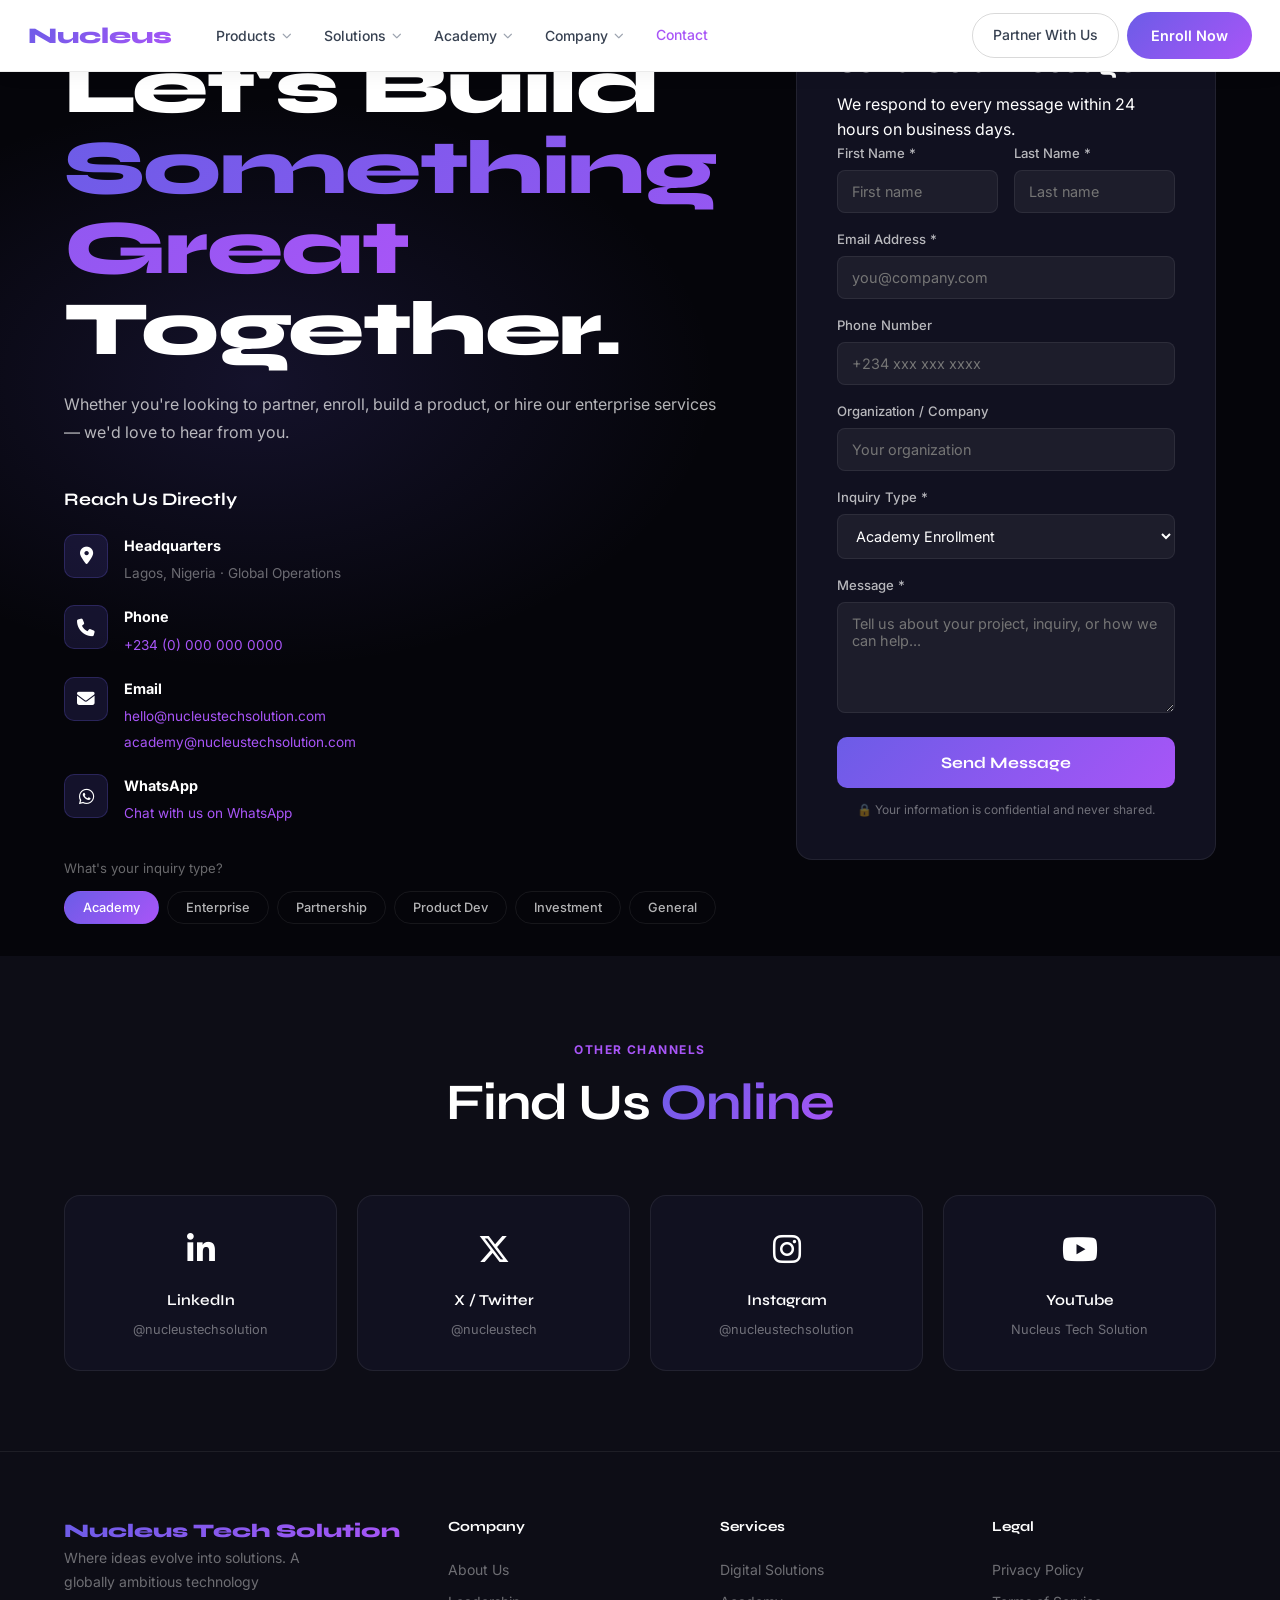
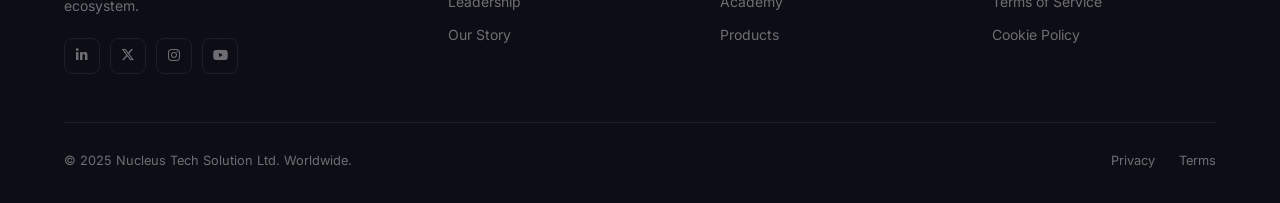
<file: contact.html>
<!DOCTYPE html>
<html lang="en">
<head>
  <meta charset="UTF-8">
  <meta name="viewport" content="width=device-width, initial-scale=1.0">
  <title>Contact Us — Nucleus Tech Solution</title>
  <link href="https://fonts.googleapis.com/css2?family=Syne:wght@400;500;600;700;800&family=Inter:wght@300;400;500;600&display=swap" rel="stylesheet">
  <link rel="stylesheet" href="https://cdnjs.cloudflare.com/ajax/libs/font-awesome/6.5.0/css/all.min.css">
  <link rel="stylesheet" href="shared.css">
  <style>
    .contact-hero { padding:calc(var(--nav-h)+80px) 0 80px; position:relative; overflow:hidden; }
    .contact-hero::before { content:''; position:absolute; inset:0; background:radial-gradient(ellipse 60% 50% at 20% 40%, rgba(108,92,231,0.15) 0%, transparent 60%); pointer-events:none; }
    .contact-hero .container { position:relative; }
    .contact-grid { display:grid; grid-template-columns:1fr 1.4fr; gap:80px; align-items:start; }
    .contact-info { padding-top:12px; }
    .contact-info h1 { margin-bottom:20px; }
    .contact-info > p { color:var(--white-70); line-height:1.75; margin-bottom:40px; }
    .reach-block { margin-bottom:32px; }
    .reach-block h3 { font-size:1.1rem; margin-bottom:20px; }
    .reach-item { display:flex; align-items:flex-start; gap:16px; margin-bottom:20px; }
    .reach-icon { width:44px; height:44px; border-radius:10px; background:rgba(108,92,231,0.15); border:1px solid rgba(108,92,231,0.25); display:flex; align-items:center; justify-content:center; font-size:1.1rem; flex-shrink:0; }
    .reach-text strong { display:block; font-size:0.9rem; margin-bottom:3px; }
    .reach-text span { font-size:0.85rem; color:var(--white-40); }
    .reach-text a { color:var(--accent-2); font-size:0.85rem; }
    .inquiry-tabs { display:flex; flex-wrap:wrap; gap:8px; margin-bottom:32px; }
    .itab { padding:8px 18px; border-radius:50px; border:1px solid var(--border); background:transparent; color:var(--white-70); font-family:'Inter',sans-serif; font-size:0.8rem; font-weight:500; cursor:pointer; transition:var(--transition); }
    .itab:hover { border-color:var(--accent); color:var(--white); }
    .itab.active { background:var(--grad); border-color:transparent; color:#fff; }
    .contact-form-wrap { background:var(--card-bg); border:1px solid var(--border); border-radius:var(--radius); padding:40px; }
    .contact-form-wrap h3 { margin-bottom:6px; }
    .contact-form-wrap > p { color:var(--white-70); font-size:0.875rem; margin-bottom:28px; }
    .form-row { display:grid; grid-template-columns:1fr 1fr; gap:16px; }
    .form-group { margin-bottom:16px; }
    .form-group label { display:block; font-size:0.82rem; font-weight:500; color:var(--white-70); margin-bottom:6px; }
    .form-group input, .form-group select, .form-group textarea { width:100%; background:rgba(255,255,255,0.05); border:1px solid var(--border); border-radius:8px; padding:12px 14px; color:var(--white); font-family:'Inter',sans-serif; font-size:0.9rem; transition:var(--transition); resize:vertical; }
    .form-group input:focus, .form-group select:focus, .form-group textarea:focus { outline:none; border-color:var(--accent); background:rgba(108,92,231,0.05); }
    .form-group select option { background:var(--dark); }
    .form-submit { width:100%; padding:16px; background:var(--grad); color:#fff; border:none; border-radius:10px; font-family:'Syne',sans-serif; font-size:1rem; font-weight:700; cursor:pointer; transition:var(--transition); }
    .form-submit:hover { opacity:0.88; transform:translateY(-1px); }
    .form-note { font-size:0.75rem; color:var(--white-40); text-align:center; margin-top:12px; display:flex; align-items:center; justify-content:center; gap:6px; }
    .success-msg { display:none; text-align:center; padding:48px 24px; }
    .success-msg .checkmark { font-size:3rem; margin-bottom:16px; }
    .success-msg h3 { margin-bottom:8px; }
    .success-msg p { color:var(--white-70); }
    .social-section { padding:80px 0; background:var(--dark); }
    .social-links-grid { display:grid; grid-template-columns:repeat(4,1fr); gap:20px; margin-top:48px; }
    .social-link-card { background:var(--card-bg); border:1px solid var(--border); border-radius:var(--radius); padding:28px; text-align:center; transition:var(--transition); cursor:pointer; }
    .social-link-card:hover { border-color:var(--accent); transform:translateY(-4px); box-shadow:0 16px 40px rgba(108,92,231,0.2); }
    .sl-icon { font-size:2rem; margin-bottom:12px; }
    .social-link-card h4 { font-size:0.95rem; margin-bottom:4px; }
    .social-link-card span { font-size:0.8rem; color:var(--white-40); }
    @media(max-width:900px){.contact-grid{grid-template-columns:1fr}.social-links-grid{grid-template-columns:repeat(2,1fr)}.form-row{grid-template-columns:1fr}}
    @media(max-width:480px){.social-links-grid{grid-template-columns:1fr}}
  </style>
</head>
<body>

<!-- NAVBAR -->
<nav class="navbar" id="mainNav">
  <div class="nav-inner">
    <a href="index.html" class="nav-logo"><img src="http://nucleaus.schooldevs.com/logo.png" alt="Nucleus Tech Solution" onerror="this.onerror=null;this.src='';this.parentElement.innerHTML='<span class=\'logo-text\'>Nucleus</span>'"></a>
    <ul class="nav-links">
      <li class="has-mega"><button class="nav-btn" aria-haspopup="true" aria-expanded="false">Products <span class="chevron"><i class="fa-solid fa-chevron-down"></i></span></button><div class="mega-menu"><div class="mega-col"><p class="mega-label">Our Products</p><a href="solutions.html#voicescheduler"><strong>AI Voice Scheduler</strong><span>Smart voice-powered scheduling</span></a><a href="solutions.html#inventopro"><strong>Invento Pro</strong><span>Enterprise inventory management</span></a><a href="solutions.html#gesturerecog"><strong>Multi-Gesture Recognition</strong><span>Touchless HCI platform</span></a></div><div class="mega-col"><p class="mega-label">Industries</p><a href="solutions.html"><strong>FinTech</strong><span>Payments, lending</span></a><a href="solutions.html"><strong>HealthTech</strong><span>EHR, telemedicine</span></a><a href="solutions.html"><strong>AgriTech</strong><span>Smart farming</span></a></div><div class="mega-col"><p class="mega-label">Developer Tools</p><a href="solutions.html"><strong>Payments API</strong><span>REST / Webhooks</span></a><a href="solutions.html"><strong>Identity API</strong><span>KYC / Auth</span></a></div></div></li>
      <li class="has-mega"><button class="nav-btn" aria-haspopup="true" aria-expanded="false">Solutions <span class="chevron"><i class="fa-solid fa-chevron-down"></i></span></button><div class="mega-menu mega-sm"><div class="mega-col"><a href="solutions.html"><strong>Custom Software</strong><span>Bespoke digital systems</span></a><a href="solutions.html"><strong>Cloud & DevOps</strong><span>Infra & CI/CD</span></a><a href="solutions.html"><strong>Cybersecurity</strong><span>Penetration testing</span></a><hr><a href="#" class="mega-cta-link"><strong>Request a Consultation →</strong></a></div></div></li>
      <li class="has-mega"><button class="nav-btn" aria-haspopup="true" aria-expanded="false">Academy <span class="chevron"><i class="fa-solid fa-chevron-down"></i></span></button><div class="mega-menu"><div class="mega-col"><p class="mega-label">Technical Tracks</p><a href="academy.html"><strong>Software Engineering</strong><span>Full-stack · Backend · Mobile</span></a><a href="academy.html"><strong>Data Science & AI</strong><span>ML · Analytics</span></a><a href="academy.html"><strong>UI/UX Design</strong><span>Figma · Design Systems</span></a></div><div class="mega-col"><p class="mega-label">Formats</p><a href="academy.html"><strong>Bootcamp</strong><span>4–8 week intensive</span></a><div class="mega-cta"><p><strong>Next Cohort Enrolling</strong></p><a href="academy.html" class="btn-sm">Enroll Now</a></div></div><div class="mega-col"><p class="mega-label">Enterprise</p><a href="academy.html"><strong>Corporate Training</strong><span>Custom upskilling</span></a><div class="mega-cta"><p><strong>Enterprise Training</strong></p><a href="#" class="btn-sm">Get a Quote</a></div></div></div></li>
      <li class="has-mega"><button class="nav-btn" aria-haspopup="true" aria-expanded="false">Company <span class="chevron"><i class="fa-solid fa-chevron-down"></i></span></button><div class="mega-menu mega-sm"><div class="mega-col"><a href="about.html"><strong>About Us</strong><span>Our story, mission & values</span></a><a href="about.html#directors"><strong>Leadership Team</strong></a><hr><a href="#"><strong>Careers</strong></a></div></div></li>
      <li><a href="contact.html" class="nav-link-plain" style="color:var(--white)">Contact</a></li>
    </ul>
    <div class="nav-actions"><a href="#" onclick="setInquiry('Partnership')" class="btn-ghost">Partner With Us</a><a href="academy.html" class="btn-primary">Enroll Now</a></div>
    <button class="hamburger" id="hamburger"><span></span><span></span><span></span></button>
  </div>
  <div class="mobile-drawer" id="mobileDrawer"><div class="mobile-links"><details><summary>Products</summary><a href="solutions.html#voicescheduler">AI Voice Scheduler</a><a href="solutions.html#inventopro">Invento Pro</a></details><details><summary>Solutions</summary><a href="solutions.html">Custom Software</a><a href="solutions.html">Cloud & DevOps</a></details><details><summary>Academy</summary><a href="academy.html">All Courses</a></details><details><summary>Company</summary><a href="about.html">About Us</a></details><a href="contact.html">Contact</a><div class="mobile-btns"><a href="#" class="btn-ghost">Partner With Us</a><a href="academy.html" class="btn-primary">Enroll Now</a></div></div></div>
</nav>

<!-- HERO / CONTACT -->
<section class="contact-hero">
  <div class="container">
    <div class="contact-grid">
      <div class="contact-info" data-reveal>
        <span class="eyebrow" style="display:block;font-size:0.75rem;font-weight:700;text-transform:uppercase;letter-spacing:0.12em;color:var(--accent-2);margin-bottom:16px;">Get In Touch</span>
        <h1>Let's Build <em>Something Great</em> Together.</h1>
        <p>Whether you're looking to partner, enroll, build a product, or hire our enterprise services — we'd love to hear from you.</p>
        <div class="reach-block">
          <h3>Reach Us Directly</h3>
          <div class="reach-item"><div class="reach-icon"><i class="fa-solid fa-location-dot"></i></div><div class="reach-text"><strong>Headquarters</strong><span>Lagos, Nigeria · Global Operations</span></div></div>
          <div class="reach-item"><div class="reach-icon"><i class="fa-solid fa-phone"></i></div><div class="reach-text"><strong>Phone</strong><a href="tel:+234000000000">+234 (0) 000 000 0000</a></div></div>
          <div class="reach-item"><div class="reach-icon"><i class="fa-solid fa-envelope"></i></div><div class="reach-text"><strong>Email</strong><a href="mailto:hello@nucleustechsolution.com">hello@nucleustechsolution.com</a><br><a href="mailto:academy@nucleustechsolution.com">academy@nucleustechsolution.com</a></div></div>
          <div class="reach-item"><div class="reach-icon"><i class="fa-brands fa-whatsapp"></i></div><div class="reach-text"><strong>WhatsApp</strong><a href="#">Chat with us on WhatsApp</a></div></div>
        </div>
        <div>
          <p style="font-size:0.82rem;color:var(--white-40);margin-bottom:12px">What's your inquiry type?</p>
          <div class="inquiry-tabs">
            <button class="itab active" onclick="setInquiry('Academy Enrollment',this)">Academy</button>
            <button class="itab" onclick="setInquiry('Enterprise Solutions',this)">Enterprise</button>
            <button class="itab" onclick="setInquiry('Partnership Inquiry',this)">Partnership</button>
            <button class="itab" onclick="setInquiry('Product Development',this)">Product Dev</button>
            <button class="itab" onclick="setInquiry('Investment Inquiry',this)">Investment</button>
            <button class="itab" onclick="setInquiry('General Inquiry',this)">General</button>
          </div>
        </div>
      </div>

      <div class="contact-form-wrap" data-reveal data-reveal-delay="2">
        <div id="formContent">
          <h3>Send Us a Message</h3>
          <p>We respond to every message within 24 hours on business days.</p>
          <div class="form-row">
            <div class="form-group"><label>First Name *</label><input type="text" placeholder="First name"></div>
            <div class="form-group"><label>Last Name *</label><input type="text" placeholder="Last name"></div>
          </div>
          <div class="form-group"><label>Email Address *</label><input type="email" placeholder="you@company.com"></div>
          <div class="form-group"><label>Phone Number</label><input type="tel" placeholder="+234 xxx xxx xxxx"></div>
          <div class="form-group"><label>Organization / Company</label><input type="text" placeholder="Your organization"></div>
          <div class="form-group">
            <label>Inquiry Type *</label>
            <select id="inquirySelect">
              <option>Academy Enrollment</option>
              <option>Enterprise Solutions</option>
              <option>Partnership Inquiry</option>
              <option>Product Development</option>
              <option>Investment Inquiry</option>
              <option>General Inquiry</option>
            </select>
          </div>
          <div class="form-group"><label>Message *</label><textarea rows="5" placeholder="Tell us about your project, inquiry, or how we can help..."></textarea></div>
          <button class="form-submit" onclick="submitContact()">Send Message</button>
          <div class="form-note">🔒 Your information is confidential and never shared.</div>
        </div>
        <div class="success-msg" id="successMsg">
          <div class="checkmark">✅</div>
          <h3>Message Sent!</h3>
          <p>Thank you for reaching out. Our team will get back to you within 24 hours.</p>
        </div>
      </div>
    </div>
  </div>
</section>

<!-- SOCIAL -->
<section class="social-section">
  <div class="container">
    <div class="section-header" data-reveal>
      <span class="eyebrow">Other Channels</span>
      <h2>Find Us <em>Online</em></h2>
    </div>
    <div class="social-links-grid">
      <div class="social-link-card" data-reveal data-reveal-delay="1"><div class="sl-icon"><i class="fa-brands fa-linkedin-in"></i></div><h4>LinkedIn</h4><span>@nucleustechsolution</span></div>
      <div class="social-link-card" data-reveal data-reveal-delay="2"><div class="sl-icon"><i class="fa-brands fa-x-twitter"></i></div><h4>X / Twitter</h4><span>@nucleustech</span></div>
      <div class="social-link-card" data-reveal data-reveal-delay="3"><div class="sl-icon"><i class="fa-brands fa-instagram"></i></div><h4>Instagram</h4><span>@nucleustechsolution</span></div>
      <div class="social-link-card" data-reveal data-reveal-delay="4"><div class="sl-icon"><i class="fa-brands fa-youtube"></i></div><h4>YouTube</h4><span>Nucleus Tech Solution</span></div>
    </div>
  </div>
</section>

<!-- FOOTER -->
<footer>
  <div class="container">
    <div class="footer-grid">
      <div class="footer-brand"><div class="footer-logo"><img src="http://nucleaus.schooldevs.com/logo.png" alt="Nucleus" onerror="this.onerror=null;this.src='';this.parentElement.innerHTML='<span style=\'font-family:Syne,sans-serif;font-weight:800;font-size:1.2rem;background:var(--grad);-webkit-background-clip:text;-webkit-text-fill-color:transparent;background-clip:text\'>Nucleus Tech Solution</span>'"></div><p>Where ideas evolve into solutions. A globally ambitious technology ecosystem.</p><div class="footer-social"><a href="#" aria-label="LinkedIn"><i class="fa-brands fa-linkedin-in"></i></a><a href="#" aria-label="X/Twitter"><i class="fa-brands fa-x-twitter"></i></a><a href="#" aria-label="Instagram"><i class="fa-brands fa-instagram"></i></a><a href="#" aria-label="YouTube"><i class="fa-brands fa-youtube"></i></a></div></div>
      <div class="footer-col"><h5>Company</h5><a href="about.html">About Us</a><a href="about.html#directors">Leadership</a><a href="about.html#story">Our Story</a></div>
      <div class="footer-col"><h5>Services</h5><a href="solutions.html">Digital Solutions</a><a href="academy.html">Academy</a><a href="solutions.html">Products</a></div>
      <div class="footer-col"><h5>Legal</h5><a href="#">Privacy Policy</a><a href="#">Terms of Service</a><a href="#">Cookie Policy</a></div>
    </div>
    <div class="footer-bottom"><p>© 2025 Nucleus Tech Solution Ltd. Worldwide.</p><div class="footer-legal"><a href="#">Privacy</a><a href="#">Terms</a></div></div>
  </div>
</footer>

<script src="shared.js"></script>
<script>
  function setInquiry(type, btn) {
    if (btn) {
      document.querySelectorAll('.itab').forEach(t => t.classList.remove('active'));
      btn.classList.add('active');
    }
    const sel = document.getElementById('inquirySelect');
    if (sel) for (let o of sel.options) { if (o.value === type || o.text === type) { o.selected = true; break; } }
  }
  function submitContact() {
    const btn = document.querySelector('.form-submit');
    btn.textContent = 'Sending...';
    setTimeout(() => {
      document.getElementById('formContent').style.display = 'none';
      document.getElementById('successMsg').style.display = 'block';
    }, 1000);
  }
</script>
</body>
</html>
</file>
<file: shared.css>
/* ===== NUCLEUS TECH SOLUTION — SHARED STYLES ===== */
@import url('https://fonts.googleapis.com/css2?family=Syne:wght@400;500;600;700;800&family=Inter:wght@300;400;500;600&display=swap');

:root {
  --black: #05050a;
  --dark: #0d0d16;
  --card-bg: #111120;
  --border: rgba(255,255,255,0.07);
  --border-hover: rgba(255,255,255,0.15);
  --white: #ffffff;
  --white-70: rgba(255,255,255,0.70);
  --white-40: rgba(255,255,255,0.40);
  --accent: #6c5ce7;
  --accent-2: #a855f7;
  --accent-3: #06b6d4;
  --grad: linear-gradient(135deg, #6c5ce7, #a855f7);
  --grad-2: linear-gradient(135deg, #a855f7, #06b6d4);
  --glow: 0 0 60px rgba(108,92,231,0.25);
  --radius: 16px;
  --radius-sm: 10px;
  --nav-h: 72px;
  --transition: 0.25s cubic-bezier(0.4,0,0.2,1);

  /* NAV */
  --nav-text: #1a1a2e;
  --nav-text-muted: #6b7280;
}

*, *::before, *::after { box-sizing: border-box; margin: 0; padding: 0; }
html { scroll-behavior: smooth; }
body {
  background: var(--black);
  color: var(--white);
  font-family: 'Inter', sans-serif;
  font-size: 16px;
  line-height: 1.6;
  overflow-x: hidden;
}
img { max-width: 100%; display: block; }
a { text-decoration: none; color: inherit; }
ul { list-style: none; }

/* ===== TYPOGRAPHY ===== */
h1, h2, h3, h4 { font-family: 'Syne', sans-serif; }
h1 { font-size: clamp(2.5rem, 6vw, 5rem); font-weight: 800; line-height: 1.05; letter-spacing: -0.02em; }
h2 { font-size: clamp(2rem, 4vw, 3.25rem); font-weight: 700; line-height: 1.1; letter-spacing: -0.02em; }
h3 { font-size: clamp(1.25rem, 2.5vw, 1.75rem); font-weight: 700; }
h4 { font-size: 1.1rem; font-weight: 600; }
em { font-style: normal; background: var(--grad); -webkit-background-clip: text; -webkit-text-fill-color: transparent; background-clip: text; }

/* ===== BUTTONS ===== */
.btn-primary {
  display: inline-flex; align-items: center; gap: 8px;
  background: var(--grad); color: #fff;
  padding: 12px 24px; border-radius: 50px;
  font-family: 'Inter', sans-serif; font-weight: 600; font-size: 0.9rem;
  border: none; cursor: pointer; transition: var(--transition);
  white-space: nowrap;
}
.btn-primary:hover { opacity: 0.88; transform: translateY(-1px); box-shadow: var(--glow); }
.btn-ghost {
  display: inline-flex; align-items: center; gap: 8px;
  background: transparent; color: #374151;
  padding: 10px 20px; border-radius: 50px;
  font-family: 'Inter', sans-serif; font-weight: 500; font-size: 0.875rem;
  border: 1px solid rgba(0,0,0,0.15); cursor: pointer; transition: var(--transition);
  white-space: nowrap;
}
.btn-ghost:hover { border-color: var(--accent); color: var(--accent); background: rgba(108,92,231,0.05); }
.btn-outline {
  display: inline-flex; align-items: center; gap: 8px;
  background: transparent; color: var(--white);
  padding: 14px 28px; border-radius: 50px;
  font-family: 'Inter', sans-serif; font-weight: 600; font-size: 0.95rem;
  border: 1px solid var(--border-hover); cursor: pointer; transition: var(--transition);
}
.btn-outline:hover { background: rgba(255,255,255,0.06); border-color: rgba(255,255,255,0.3); }
.btn-lg { padding: 16px 36px; font-size: 1rem; }
.btn-sm {
  display: inline-flex; align-items: center; gap: 6px;
  background: var(--grad); color: #fff;
  padding: 8px 16px; border-radius: 50px;
  font-size: 0.8rem; font-weight: 600; font-family: 'Inter', sans-serif;
  border: none; cursor: pointer; transition: var(--transition);
  margin-top: 10px; white-space: nowrap;
}
.btn-sm:hover { opacity: 0.85; }

/* ===== WHITE NAVBAR ===== */
.navbar {
  position: fixed; top: 0; left: 0; right: 0; z-index: 1000;
  height: var(--nav-h);
  background: #ffffff;
  border-bottom: 1px solid rgba(0,0,0,0.08);
  box-shadow: 0 1px 20px rgba(0,0,0,0.06);
  transition: box-shadow var(--transition);
}
.navbar.scrolled {
  box-shadow: 0 4px 32px rgba(0,0,0,0.12);
}
.nav-inner {
  max-width: 1280px; margin: 0 auto;
  padding: 0 28px;
  height: 100%;
  display: flex; align-items: center; gap: 4px;
}
.nav-logo { display: flex; align-items: center; }
.nav-logo img { height: 42px; width: auto; display: block; }
.logo-text {
  font-family: 'Syne', sans-serif; font-weight: 800; font-size: 1.4rem;
  background: var(--grad); -webkit-background-clip: text; -webkit-text-fill-color: transparent; background-clip: text;
}
.nav-links {
  display: flex; align-items: center; gap: 0;
  margin-left: 24px; flex: 1;
}
.nav-links > li { position: relative; }
.nav-btn, .nav-link-plain {
  background: none; border: none; cursor: pointer;
  color: #374151;
  font-family: 'Inter', sans-serif;
  font-size: 0.875rem; font-weight: 500;
  padding: 8px 16px; border-radius: 8px;
  display: flex; align-items: center; gap: 6px;
  transition: var(--transition); white-space: nowrap;
}
.nav-btn:hover, .nav-link-plain:hover {
  color: #111827; background: rgba(108,92,231,0.07);
}
.nav-link-plain { text-decoration: none; }
/* FA chevron in nav — small and tight */
.chevron { line-height: 1; display: inline-flex; align-items: center; transition: transform var(--transition); }
.chevron i { font-size: 0.6rem; color: #9ca3af; }
.nav-btn[aria-expanded="true"] .chevron { transform: rotate(180deg); }
.nav-btn[aria-expanded="true"] { color: var(--accent); background: rgba(108,92,231,0.07); }
.nav-btn[aria-expanded="true"] .chevron i { color: var(--accent); }
.nav-actions { display: flex; align-items: center; gap: 8px; margin-left: auto; }
.hamburger { display: none; flex-direction: column; gap: 5px; background: none; border: none; cursor: pointer; padding: 8px; }
.hamburger span { display: block; width: 22px; height: 2px; background: #374151; border-radius: 2px; transition: var(--transition); }
.hamburger.active span:nth-child(1) { transform: translateY(7px) rotate(45deg); }
.hamburger.active span:nth-child(2) { opacity: 0; }
.hamburger.active span:nth-child(3) { transform: translateY(-7px) rotate(-45deg); }

/* Divider between nav links and actions */
.nav-divider {
  width: 1px; height: 24px; background: rgba(0,0,0,0.1); margin: 0 8px;
}

/* Mega Menu */
.mega-menu {
  position: absolute; top: calc(100% + 8px); left: 50%; transform: translateX(-50%);
  background: #ffffff;
  border: 1px solid rgba(0,0,0,0.08);
  border-radius: var(--radius);
  box-shadow: 0 24px 80px rgba(0,0,0,0.14), 0 0 0 1px rgba(108,92,231,0.06);
  padding: 24px;
  display: none; gap: 24px;
  min-width: 720px;
}
.mega-menu.mega-sm { min-width: 300px; left: 0; transform: none; }
.mega-menu.active { display: flex; animation: megaIn 0.18s ease forwards; }
.mega-menu.mega-sm.active { animation: megaSmIn 0.18s ease forwards; }
@keyframes megaIn { from{opacity:0;transform:translateX(-50%) translateY(-6px)} to{opacity:1;transform:translateX(-50%) translateY(0)} }
@keyframes megaSmIn { from{opacity:0;transform:translateY(-6px)} to{opacity:1;transform:translateY(0)} }
.mega-col { flex: 1; display: flex; flex-direction: column; gap: 2px; }
.mega-label {
  font-size: 0.68rem; font-weight: 700; text-transform: uppercase; letter-spacing: 0.1em;
  color: #9999bb; padding: 0 10px 8px;
}
.mega-col a {
  display: flex; flex-direction: column; gap: 2px;
  padding: 9px 12px; border-radius: 8px;
  color: #444466; transition: var(--transition);
}
.mega-col a:hover { background: rgba(108,92,231,0.06); color: #1a1a2e; }
.mega-col a strong { font-size: 0.85rem; font-family: 'Inter', sans-serif; color: #1a1a2e; font-weight: 600; }
.mega-col a span { font-size: 0.75rem; color: #9999bb; }
.mega-col hr { border: none; border-top: 1px solid rgba(0,0,0,0.07); margin: 6px 0; }
.mega-cta-link strong { color: var(--accent) !important; }
.mega-cta {
  margin-top: 14px; padding: 14px; border-radius: 10px;
  background: rgba(108,92,231,0.06); border: 1px solid rgba(108,92,231,0.15);
}
.mega-cta p { font-size: 0.82rem; color: #555570; line-height: 1.4; }
.mega-cta small { color: #9999bb; }

/* Divider */
.nav-divider { width: 1px; height: 24px; background: rgba(0,0,0,0.1); margin: 0 6px; }

/* Mobile Drawer */
.mobile-drawer {
  display: none; background: #fff;
  border-top: 1px solid rgba(0,0,0,0.08);
  padding: 20px 24px;
  max-height: calc(100vh - var(--nav-h)); overflow-y: auto;
}
.mobile-drawer.open { display: block; }
.mobile-links { display: flex; flex-direction: column; gap: 2px; }
.mobile-links details summary {
  padding: 13px 4px; font-weight: 600; cursor: pointer; list-style: none;
  display: flex; justify-content: space-between; align-items: center;
  border-bottom: 1px solid rgba(0,0,0,0.07);
  color: #1a1a2e; font-size: 0.9rem;
}
.mobile-links details summary::-webkit-details-marker { display: none; }
.mobile-links details summary::after { content: '\f107'; font-family: 'Font Awesome 6 Free'; font-weight: 900; font-size: 0.65rem; color: #9ca3af; }
.mobile-links details[open] summary::after { content: '\f106'; }
.mobile-links details a {
  display: flex; align-items: center; gap: 10px;
  padding: 10px 12px; color: #6b7280; font-size: 0.875rem;
  border-radius: 8px; transition: var(--transition);
}
.mobile-links details a i { width: 14px; color: var(--accent); font-size: 0.8rem; }
.mobile-links details a:hover { color: var(--accent); background: rgba(108,92,231,0.05); }
.mobile-links > a {
  padding: 13px 4px; font-weight: 600; border-bottom: 1px solid rgba(0,0,0,0.07); display: block;
  color: #1a1a2e; font-size: 0.9rem;
}
.mobile-btns { display: flex; flex-direction: column; gap: 10px; padding-top: 20px; }

/* ===== LAYOUT ===== */
.container { max-width: 1200px; margin: 0 auto; padding: 0 24px; }
.section { padding: 100px 0; }
.section-sm { padding: 60px 0; }
.pt-nav { padding-top: calc(var(--nav-h) + 60px); }

/* ===== TAGS ===== */
.tag {
  display: inline-flex; align-items: center; gap: 6px;
  font-size: 0.72rem; font-weight: 700; text-transform: uppercase; letter-spacing: 0.1em;
  color: var(--accent-2); background: rgba(168,85,247,0.12);
  padding: 5px 12px; border-radius: 50px; border: 1px solid rgba(168,85,247,0.25);
}
.tag-cyan { color: var(--accent-3); background: rgba(6,182,212,0.1); border-color: rgba(6,182,212,0.2); }
.tag-violet { color: var(--accent); background: rgba(108,92,231,0.12); border-color: rgba(108,92,231,0.25); }

/* ===== CARDS ===== */
.card {
  background: var(--card-bg); border: 1px solid var(--border); border-radius: var(--radius);
  padding: 32px; transition: var(--transition);
}
.card:hover { border-color: var(--border-hover); transform: translateY(-4px); box-shadow: 0 20px 60px rgba(0,0,0,0.4); }

/* ===== TICKER ===== */
.ticker-wrap { overflow: hidden; border-top: 1px solid var(--border); border-bottom: 1px solid var(--border); padding: 14px 0; }
.ticker-inner { display: flex; gap: 60px; animation: ticker 30s linear infinite; width: max-content; }
.ticker-inner span { font-size: 0.78rem; font-weight: 600; text-transform: uppercase; letter-spacing: 0.1em; color: var(--white-40); white-space: nowrap; }
.ticker-inner span.dot { color: var(--accent-2); }
@keyframes ticker { from { transform: translateX(0); } to { transform: translateX(-50%); } }

/* ===== STATS ROW ===== */
.stats-row { display: flex; gap: 48px; flex-wrap: wrap; }
.stat-item .num { font-family: 'Syne', sans-serif; font-size: 2.5rem; font-weight: 800; background: var(--grad); -webkit-background-clip: text; -webkit-text-fill-color: transparent; background-clip: text; }
.stat-item .label { font-size: 0.8rem; color: var(--white-40); text-transform: uppercase; letter-spacing: 0.05em; margin-top: 2px; }

/* ===== SECTION HEADER ===== */
.section-header { text-align: center; max-width: 680px; margin: 0 auto 64px; }
.section-header .eyebrow { display: inline-block; font-size: 0.75rem; font-weight: 700; text-transform: uppercase; letter-spacing: 0.12em; color: var(--accent-2); margin-bottom: 16px; }
.section-header p { color: var(--white-70); font-size: 1.05rem; margin-top: 16px; line-height: 1.7; }
.eyebrow { font-size: 0.75rem; font-weight: 700; text-transform: uppercase; letter-spacing: 0.12em; color: var(--accent-2); }

/* ===== GRID ===== */
.grid-2 { display: grid; grid-template-columns: repeat(2, 1fr); gap: 24px; }
.grid-3 { display: grid; grid-template-columns: repeat(3, 1fr); gap: 24px; }
.grid-4 { display: grid; grid-template-columns: repeat(4, 1fr); gap: 24px; }

/* ===== FOOTER ===== */
footer { background: var(--dark); border-top: 1px solid var(--border); padding: 64px 0 32px; }
.footer-grid { display: grid; grid-template-columns: 1.5fr 1fr 1fr 1fr; gap: 48px; padding-bottom: 48px; border-bottom: 1px solid var(--border); }
.footer-brand .footer-logo img { height: 36px; margin-bottom: 16px; filter: brightness(1.2); }
.footer-brand p { color: var(--white-40); font-size: 0.875rem; line-height: 1.7; max-width: 260px; }
.footer-social { display: flex; gap: 10px; margin-top: 20px; }
.footer-social a {
  width: 36px; height: 36px; border-radius: 8px; border: 1px solid var(--border);
  display: flex; align-items: center; justify-content: center;
  color: var(--white-40); font-size: 0.85rem; transition: var(--transition);
}
.footer-social a:hover { border-color: var(--accent); color: var(--accent); background: rgba(108,92,231,0.1); }
.footer-col h5 { font-family: 'Syne', sans-serif; font-weight: 700; font-size: 0.875rem; margin-bottom: 16px; }
.footer-col a { display: block; color: var(--white-40); font-size: 0.875rem; padding: 5px 0; transition: var(--transition); }
.footer-col a:hover { color: var(--white); }
.footer-bottom { display: flex; justify-content: space-between; align-items: center; padding-top: 28px; flex-wrap: wrap; gap: 12px; }
.footer-bottom p { color: var(--white-40); font-size: 0.8rem; }
.footer-legal { display: flex; gap: 24px; }
.footer-legal a { color: var(--white-40); font-size: 0.8rem; transition: var(--transition); }
.footer-legal a:hover { color: var(--white-70); }

/* ===== CTA BAND ===== */
.cta-band {
  background: var(--card-bg); border: 1px solid var(--border); border-radius: var(--radius);
  padding: 64px 48px; text-align: center; position: relative; overflow: hidden;
}
.cta-band::before {
  content: ''; position: absolute; top: -60px; left: 50%; transform: translateX(-50%);
  width: 400px; height: 200px;
  background: radial-gradient(ellipse, rgba(108,92,231,0.2) 0%, transparent 70%);
  pointer-events: none;
}
.cta-band h2 { margin-bottom: 16px; }
.cta-band p { color: var(--white-70); margin-bottom: 32px; max-width: 480px; margin-left: auto; margin-right: auto; }
.cta-band .btn-row { display: flex; gap: 16px; justify-content: center; flex-wrap: wrap; }

/* ===== ANIMATIONS ===== */
[data-reveal] { opacity: 0; transform: translateY(24px); transition: opacity 0.6s ease, transform 0.6s ease; }
[data-reveal].revealed { opacity: 1; transform: none; }
[data-reveal-delay="1"] { transition-delay: 0.1s; }
[data-reveal-delay="2"] { transition-delay: 0.2s; }
[data-reveal-delay="3"] { transition-delay: 0.3s; }
[data-reveal-delay="4"] { transition-delay: 0.4s; }

/* ===== RESPONSIVE ===== */
@media (max-width: 1024px) {
  .nav-links { display: none; }
  .nav-actions { display: none; }
  .nav-divider { display: none; }
  .hamburger { display: flex; margin-left: auto; }
  .mega-menu { display: none !important; }
  .grid-4 { grid-template-columns: repeat(2, 1fr); }
  .footer-grid { grid-template-columns: 1fr 1fr; }
}
@media (max-width: 768px) {
  .grid-2, .grid-3 { grid-template-columns: 1fr; }
  .grid-4 { grid-template-columns: 1fr 1fr; }
  .stats-row { gap: 32px; }
  .section { padding: 72px 0; }
  .cta-band { padding: 40px 24px; }
  .footer-grid { grid-template-columns: 1fr; gap: 32px; }
}
@media (max-width: 480px) { .grid-4 { grid-template-columns: 1fr; } }

/* ===== SCROLLBAR ===== */
::-webkit-scrollbar { width: 6px; }
::-webkit-scrollbar-track { background: var(--black); }
::-webkit-scrollbar-thumb { background: rgba(108,92,231,0.4); border-radius: 3px; }
::-webkit-scrollbar-thumb:hover { background: var(--accent); }
</file>
